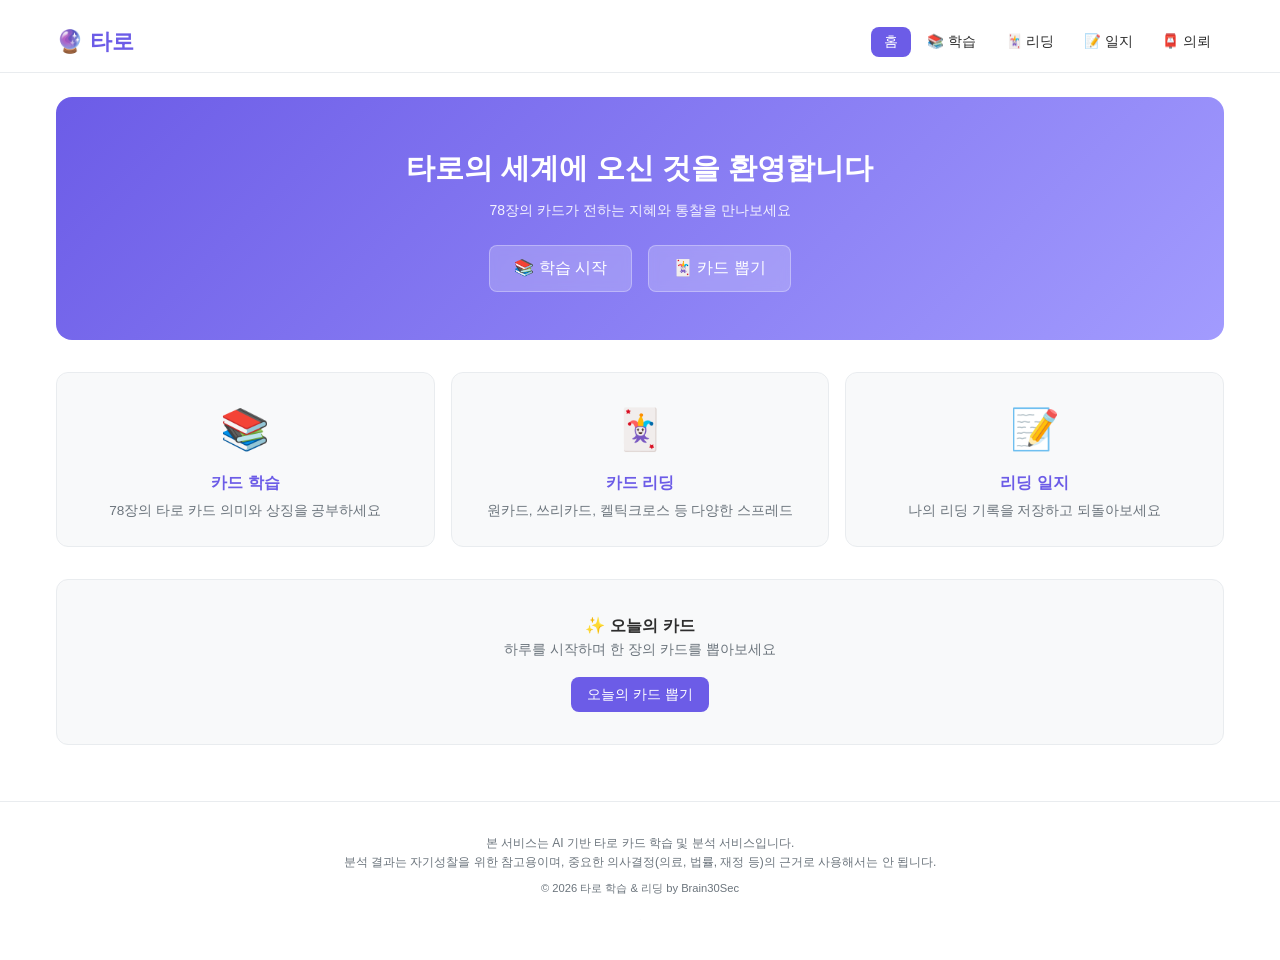
<file: index.html>
<!DOCTYPE html>
<html lang="ko">
<head>
  <meta charset="UTF-8">
  <meta name="viewport" content="width=device-width, initial-scale=1.0, maximum-scale=5.0, user-scalable=no, viewport-fit=cover">
  
  <!-- iOS -->
  <meta name="apple-mobile-web-app-capable" content="yes">
  <meta name="apple-mobile-web-app-status-bar-style" content="black-translucent">
  <meta name="apple-mobile-web-app-title" content="타로">
  <meta name="format-detection" content="telephone=no">
  <link rel="apple-touch-icon" href="images/icon-192.png">
  
  <!-- Android / Chrome -->
  <meta name="theme-color" content="#1a1a2e">
  <meta name="mobile-web-app-capable" content="yes">
  <meta name="application-name" content="타로">
  
  <!-- 공통 -->
  <meta name="description" content="타로 카드 학습과 리딩을 위한 웹앱 - 78장의 카드가 전하는 지혜와 통찰">
  <link rel="manifest" href="manifest.json">
  <link rel="icon" type="image/png" sizes="192x192" href="images/icon-192.png">
  <link rel="icon" type="image/png" sizes="512x512" href="images/icon-512.png">
  
  <title>타로 - 학습 & 리딩</title>
  <link rel="stylesheet" href="css/style.css">
</head>
<body>
  <!-- 헤더 -->
  <header id="app-header">
    <div class="header-inner">
      <h1 class="logo" onclick="navigateTo('home')">🔮 타로</h1>
      <nav id="main-nav">
        <button class="nav-btn active" data-page="home">홈</button>
        <button class="nav-btn" data-page="study">📚 학습</button>
        <button class="nav-btn" data-page="reading">🃏 리딩</button>
        <button class="nav-btn" data-page="journal">📝 일지</button>
        <button class="nav-btn" data-page="request">📮 의뢰</button>
      </nav>
    </div>
  </header>

  <!-- 메인 컨텐츠 -->
  <main id="app-main">

    <!-- 홈 -->
    <section id="page-home" class="page active">
      <div class="hero">
        <div class="hero-content">
          <h2>타로의 세계에 오신 것을 환영합니다</h2>
          <p>78장의 카드가 전하는 지혜와 통찰을 만나보세요</p>
          <div class="hero-buttons">
            <button class="btn btn-primary btn-lg" onclick="navigateTo('study')">📚 학습 시작</button>
            <button class="btn btn-secondary btn-lg" onclick="navigateTo('reading')">🃏 카드 뽑기</button>
          </div>
        </div>
      </div>
      <div class="home-features">
        <div class="feature-card" onclick="navigateTo('study')">
          <span class="feature-icon">📚</span>
          <h3>카드 학습</h3>
          <p>78장의 타로 카드 의미와 상징을 공부하세요</p>
        </div>
        <div class="feature-card" onclick="navigateTo('reading')">
          <span class="feature-icon">🃏</span>
          <h3>카드 리딩</h3>
          <p>원카드, 쓰리카드, 켈틱크로스 등 다양한 스프레드</p>
        </div>
        <div class="feature-card" onclick="navigateTo('journal')">
          <span class="feature-icon">📝</span>
          <h3>리딩 일지</h3>
          <p>나의 리딩 기록을 저장하고 되돌아보세요</p>
        </div>
      </div>
      <div class="daily-card-section">
        <h3>✨ 오늘의 카드</h3>
        <p class="daily-card-desc">하루를 시작하며 한 장의 카드를 뽑아보세요</p>
        <button class="btn btn-primary" onclick="drawDailyCard()">오늘의 카드 뽑기</button>
        <div id="daily-card-result" class="hidden"></div>
      </div>
    </section>

    <!-- 학습 -->
    <section id="page-study" class="page">
      <div class="page-header">
        <h2>📚 카드 학습</h2>
        <div class="study-progress">
          <span id="study-progress-text">학습 진도: 0 / 78</span>
          <div class="progress-bar">
            <div class="progress-fill" id="study-progress-bar"></div>
          </div>
        </div>
      </div>
      <div class="study-tabs">
        <button class="tab-btn active" data-category="major">메이저 아르카나 (22)</button>
        <button class="tab-btn" data-category="wands">완드 (14)</button>
        <button class="tab-btn" data-category="cups">컵 (14)</button>
        <button class="tab-btn" data-category="swords">소드 (14)</button>
        <button class="tab-btn" data-category="pentacles">펜타클 (14)</button>
      </div>
      <div class="study-search">
        <input type="text" id="card-search" placeholder="카드 이름으로 검색..." oninput="filterCards()">
        <label class="checkbox-label">
          <input type="checkbox" id="show-bookmarked" onchange="filterCards()"> ⭐ 북마크만
        </label>
      </div>
      <div id="card-grid" class="card-grid"></div>
      <div id="card-detail-modal" class="modal hidden">
        <div class="modal-overlay" onclick="closeCardDetail()"></div>
        <div class="modal-content card-detail-content">
          <button class="modal-close" onclick="closeCardDetail()">✕</button>
          <div id="card-detail-body"></div>
        </div>
      </div>
    </section>

    <!-- 리딩 -->
    <section id="page-reading" class="page">
      <div class="page-header">
        <h2>🃏 카드 리딩</h2>
      </div>

      <!-- 스프레드 선택 -->
      <div id="spread-selection" class="spread-grid">
        <div class="spread-card" onclick="startReading('one-card')">
          <span class="spread-icon">🎴</span>
          <h3>원카드</h3>
          <p>한 장으로 핵심 메시지를 받아보세요</p>
        </div>
        <div class="spread-card" onclick="showThreeCardOptions()">
          <span class="spread-icon">🃏</span>
          <h3>쓰리카드</h3>
          <p>세 장으로 깊은 통찰을 얻으세요</p>
        </div>
        <div class="spread-card" onclick="startReading('celtic-cross')">
          <span class="spread-icon">✝️</span>
          <h3>켈틱크로스</h3>
          <p>10장으로 상황을 다각도로 분석합니다</p>
        </div>
        <div class="spread-card" onclick="startReading('spirit-tarot')">
          <span class="spread-icon">🔮</span>
          <h3>영타로</h3>
          <p>직관과 영감으로 카드를 만나보세요</p>
        </div>
      </div>

      <!-- 쓰리카드 옵션 -->
      <div id="three-card-options" class="hidden">
        <h3>쓰리카드 스프레드 선택</h3>
        <div class="spread-grid">
          <div class="spread-card small" onclick="startReading('three-past-present-future')">
            <h4>과거 - 현재 - 미래</h4>
            <p>시간의 흐름 속 답을 찾아보세요</p>
          </div>
          <div class="spread-card small" onclick="startReading('three-situation-obstacle-advice')">
            <h4>상황 - 장애물 - 조언</h4>
            <p>문제를 분석하고 해결책을 찾으세요</p>
          </div>
          <div class="spread-card small" onclick="startReading('three-mind-action-result')">
            <h4>마음 - 행동 - 결과</h4>
            <p>내면과 행동의 연결을 살펴보세요</p>
          </div>
        </div>
        <button class="btn btn-secondary" onclick="backToSpreadSelection()">← 뒤로</button>
      </div>

      <!-- 질문 입력 -->
      <div id="question-input-section" class="hidden">
        <h3 id="selected-spread-name"></h3>

        <!-- 켈틱크로스 안내 박스 -->
        <div id="celtic-guide-in-question" class="celtic-guide-box hidden">
          <h4>✝️ 켈틱크로스 안내</h4>
          <p>켈틱크로스는 가장 전통적이고 포괄적인 10장 스프레드입니다.</p>
          <div class="celtic-positions-guide">
            <div class="celtic-guide-group">
              <strong>🔹 십자 영역 (핵심)</strong>
              <ul>
                <li>① 현재 상황 — 질문의 핵심</li>
                <li>② 도전/장애 — 극복할 과제</li>
                <li>③ 의식/목표 — 의식적으로 원하는 것</li>
                <li>④ 무의식/기반 — 숨겨진 감정</li>
                <li>⑤ 과거 — 영향을 미치는 과거</li>
                <li>⑥ 가까운 미래 — 다가올 에너지</li>
              </ul>
            </div>
            <div class="celtic-guide-group">
              <strong>🔹 기둥 영역 (전개)</strong>
              <ul>
                <li>⑦ 자신의 태도 — 내면 자세</li>
                <li>⑧ 주변 환경 — 외부 영향</li>
                <li>⑨ 희망과 두려움 — 기대와 불안</li>
                <li>⑩ 최종 결과 — 현재 흐름의 귀결</li>
              </ul>
            </div>
          </div>
          <p class="celtic-guide-tip">💡 10장의 카드를 순서대로 한 장씩 선택합니다. 각 포지션이 안내됩니다.</p>
        </div>

        <div class="question-form">
          <label>질문 또는 알고 싶은 내용을 입력하세요 (선택사항)</label>
          <textarea id="reading-question" rows="3" placeholder="예: 올해 나의 커리어는 어떻게 될까요?"></textarea>
          <button class="btn btn-primary btn-lg" onclick="beginCardDraw()">카드 뽑기 시작 →</button>
          <button class="btn btn-secondary" onclick="backToSpreadSelection()">← 뒤로</button>
        </div>
      </div>

      <!-- 카드 뽑기 영역 -->
      <div id="card-draw-area" class="hidden">
        <div class="draw-instruction">
          <p id="draw-instruction-text"></p>
          <span id="draw-count"></span>
        </div>
        <div id="card-deck" class="card-deck"></div>
        <div id="selected-cards-area" class="selected-cards-area"></div>
      </div>

      <!-- 영타로 영역 -->
      <div id="spirit-tarot-area" class="hidden">
        <div class="spirit-intro">
          <h3>🔮 영타로 리딩</h3>
          <p>마음을 고요히 하고, 질문에 집중하세요</p>
          <div class="spirit-guide-box">
            <h4>📖 영타로란?</h4>
            <p>영타로(Spirit Tarot)는 일반적인 타로 리딩과 달리, <strong>명상과 직관</strong>에 기반한 특별한 리딩 방식입니다.</p>
            <ul>
              <li>🧘 <strong>명상 단계:</strong> 15초간 마음을 고요히 하고 질문에 집중합니다</li>
              <li>🔀 <strong>셔플 단계:</strong> 카드가 영적으로 섞이며, 에너지가 교류됩니다</li>
              <li>✨ <strong>선택 단계:</strong> "느낌이 올 때" 직관적으로 카드를 선택합니다</li>
              <li>🌟 <strong>점프카드:</strong> 간혹 카드가 스스로 튀어나옵니다 — 이것은 우주가 보내는 특별한 메시지입니다</li>
            </ul>
            <p><em>머리로 생각하지 말고, 마음으로 느끼세요. 끌리는 순간이 바로 당신의 카드를 만나는 순간입니다.</em></p>
          </div>
        </div>
        <div class="spirit-timer" id="spirit-timer">
          <div class="timer-circle">
            <span id="timer-count">15</span>
          </div>
          <p>명상 중... 마음을 비워주세요</p>
        </div>
        <div id="spirit-shuffle" class="hidden">
                    <p class="spirit-instruction">카드가 섞이고 있습니다...<br><strong>"느낌이 올 때"</strong> 아래 버튼을 누르세요</p>
          <div class="shuffle-animation" id="shuffle-animation">
            <div class="shuffle-cards">
              <div class="shuffle-card s1"></div>
              <div class="shuffle-card s2"></div>
              <div class="shuffle-card s3"></div>
              <div class="shuffle-card s4"></div>
              <div class="shuffle-card s5"></div>
            </div>
          </div>
          <button class="btn btn-primary btn-lg spirit-draw-btn" onclick="spiritDrawCard()">
            ✨ 이 카드를 선택합니다 ✨
          </button>
          <div id="spirit-selected-cards" class="selected-cards-area"></div>
          <p id="spirit-jump-card" class="hidden jump-card-notice">
            🌟 점프카드가 감지되었습니다! 우주가 특별한 메시지를 보내고 있습니다.
          </p>
        </div>
      </div>

      <!-- 리딩 결과 -->
      <div id="reading-result" class="hidden">
        <h3>리딩 결과</h3>
        <div id="result-cards" class="result-cards"></div>
        <div id="result-guide" class="result-guide"></div>
        
        <!-- ★ AI 분석 섹션 (무료 1회/일 + 관리자 무제한) -->
        <div id="ai-analysis-section" class="ai-analysis-section">
          <button class="btn btn-primary btn-lg" onclick="handleAIAnalysisClick()">
            🔮 AI 전문가 분석 받기
          </button>
          <p class="ai-section-desc">
            AI가 타로 전통 해석을 바탕으로 분석합니다
            <span id="ai-free-remaining" class="ai-free-count"></span>
          </p>
        </div>
        
        <div class="result-actions">
          <button class="btn btn-primary" onclick="saveToJournal()">📝 일지에 저장</button>
          <button class="btn btn-secondary" onclick="backToSpreadSelection()">다시 뽑기</button>
        </div>
      </div>
    </section>

    <!-- 일지 -->
    <section id="page-journal" class="page">
      <div class="page-header">
        <h2>📝 리딩 일지</h2>
        <div class="journal-actions">
          <button class="btn btn-secondary btn-sm" onclick="exportJournal()">내보내기</button>
        </div>
      </div>
      <div id="journal-list" class="journal-list">
        <p class="empty-message">아직 저장된 리딩 일지가 없습니다.<br>카드 리딩 후 일지에 저장해 보세요! 📝</p>
      </div>
    </section>

    <!-- ★ 의뢰 (C안: 카드 유무에 따라 분기) -->
    <!-- ★ 의뢰 (서비스 준비 중) -->
<section id="page-request" class="page">
  <div class="page-header">
    <h2>📮 전문 상담 의뢰</h2>
  </div>
  <div class="request-content">
    <div class="ai-limit-notice">
      <div class="ai-limit-icon">💎</div>
      <h4>전문 상담 의뢰 서비스는 유료 서비스로 제공 예정입니다</h4>
      <p>전문가 감수 AI 분석을 포함한<br>프리미엄 상담 서비스를 준비하고 있습니다.</p>
      <p style="font-size:0.85rem; color:var(--text-light); margin-top:0.5rem;">오픈 시 공지하겠습니다. 감사합니다 🙏</p>
      <button class="btn btn-primary" onclick="navigateTo('reading')" style="margin-top:1rem;">
        🃏 무료 카드 리딩하러 가기
      </button>
    </div>
  </div>
</section>

  </main>

  <!-- AI 분석 모달 (관리자 전용) -->
  <div id="ai-analysis-modal" class="modal hidden">
    <div class="modal-overlay" onclick="closeAIAnalysisModal()"></div>
    <div class="modal-content ai-modal-content">
      <button class="modal-close" onclick="closeAIAnalysisModal()">✕</button>
      <h3>🤖 AI 전문가 분석 (관리자)</h3>
      
      <!-- STEP 1: 비밀번호 입력 -->
      <div id="ai-step-password" class="ai-step">
        <div class="form-group">
          <label>관리자 비밀번호</label>
          <input type="password" id="ai-modal-password" placeholder="비밀번호 입력" 
                 onkeypress="if(event.key==='Enter') verifyAIPassword()">
        </div>
        <button class="btn btn-primary" onclick="verifyAIPassword()">확인</button>
        <p id="ai-password-error" class="error-text hidden"></p>
      </div>
      
      <!-- STEP 2: 프롬프트 미리보기 & 수정 -->
      <div id="ai-step-prompt" class="ai-step hidden">
        <div class="form-group">
          <label>📋 AI에게 보낼 프롬프트 (수정 가능)</label>
          <textarea id="ai-prompt-preview" rows="15" class="prompt-textarea"></textarea>
        </div>
        <div class="ai-prompt-actions">
          <button class="btn btn-secondary" onclick="copyAIPrompt()">📋 프롬프트 복사</button>
          <button class="btn btn-primary btn-lg" onclick="executeAIAnalysis()">🔮 분석 진행</button>
        </div>
      </div>
      
      <!-- STEP 3: 결과 -->
      <div id="ai-step-result" class="ai-step hidden">
        <div id="ai-modal-result" class="ai-result-content"></div>
        <div class="ai-prompt-actions" style="margin-top:1rem;">
          <button class="btn btn-secondary" onclick="copyAIModalResult()">📋 결과 복사</button>
          <button class="btn btn-secondary" onclick="closeAIAnalysisModal()">닫기</button>
        </div>
      </div>
    </div>
  </div>

  <!-- 푸터 -->
  <footer id="app-footer">
    <p class="disclaimer">
      본 서비스는 AI 기반 타로 카드 학습 및 분석 서비스입니다.<br>
      분석 결과는 자기성찰을 위한 참고용이며, 중요한 의사결정(의료, 법률, 재정 등)의 근거로 사용해서는 안 됩니다.
    </p>
    <p class="copyright">© 2026 타로 학습 & 리딩 by Brain30Sec</p>
    <!-- 관리자 링크 (숨김) -->
    <p class="admin-hidden-link">
      <a href="admin.html" title="관리">·</a>
    </p>
  </footer>

  <div id="toast-container"></div>

  <script src="js/cards.js"></script>
  <script src="js/app.js"></script>
  <script src="js/study.js"></script>
  <script src="js/reading.js"></script>
  <script src="js/spirit-tarot.js"></script>
  <script src="js/journal.js"></script>
  <script src="js/gemini.js"></script>

  <!-- ★ 페이지 로드 시 무료 AI 남은 횟수 표시 -->
  <script>
    document.addEventListener('DOMContentLoaded', function() {
      updateFreeAICount();
    });

    function updateFreeAICount() {
      var el = document.getElementById('ai-free-remaining');
      if (!el) return;
      var today = new Date().toDateString();
      var saved = localStorage.getItem('tarot-ai-usage');
      var count = 0;
      if (saved) {
        var data = JSON.parse(saved);
        if (data.date === today) count = data.count || 0;
      }
      var remaining = Math.max(0, 1 - count);
      if (remaining > 0) {
        el.textContent = '(무료 ' + remaining + '회 남음)';
        el.className = 'ai-free-count available';
      } else {
        el.textContent = '(오늘 무료 분석 소진)';
        el.className = 'ai-free-count exhausted';
      }
    }
  </script>
</body>
</html>
</file>
<file: css/style.css>
/* ============================================
   기본 테마 변수 (default.css에서 통합)
   ============================================ */
:root {
  --bg-color: #FFFFFF;
  --card-bg: #F8F9FA;
  --header-bg: rgba(255,255,255,0.95);
  --text-color: #2D2D2D;
  --text-light: #6c757d;
  --primary-color: #6C5CE7;
  --primary-hover: #5A4BD1;
  --sub-color: #A29BFE;
  --border-color: #E9ECEF;
  --hover-bg: #F1F3F5;
  --shadow-color: rgba(108, 92, 231, 0.1);
  --font-family: '맑은 고딕', 'Malgun Gothic', sans-serif;
  --font-size: 14px;
}

/* ============================================
   타로 앱 - 메인 스타일시트
   v1.0.2 - iOS + Android 최적화
   ============================================ */

/* ---- Reset & Base ---- */
*, *::before, *::after {
  box-sizing: border-box;
  margin: 0;
  padding: 0;
}

html {
  scroll-behavior: smooth;
  /* Android Chrome 주소창 숨김 대응 */
  height: -webkit-fill-available;
}

body {
  font-family:
    /* iOS */
    -apple-system, BlinkMacSystemFont, 'Apple SD Gothic Neo',
    /* Android */
    'Roboto', 'Noto Sans KR',
    /* Windows */
    'Malgun Gothic', '맑은 고딕',
    /* 폴백 */
    'Segoe UI', sans-serif;
  font-size: var(--font-size, 14px);
  line-height: 1.6;
  color: var(--text-color);
  background-color: var(--bg-color);
  min-height: 100vh;
  min-height: -webkit-fill-available;
  display: flex;
  flex-direction: column;
  /* Android 오버스크롤 색상 */
  overscroll-behavior-y: contain;
}

/* ---- 터치 최적화 (iOS + Android) ---- */
* {
  -webkit-tap-highlight-color: transparent;
  /* Android 터치 리플 투명화 */
  -webkit-touch-callout: none;
}

a, button, .btn {
  -webkit-tap-highlight-color: rgba(108, 92, 231, 0.15);
  /* Android 터치 피드백 */
  touch-action: manipulation;
}

/* 텍스트 선택 방지 (카드/버튼 영역) */
.deck-card,
.card-thumb,
.feature-card,
.spread-card,
.nav-btn,
.tab-btn {
  -webkit-user-select: none;
  -moz-user-select: none;
  -ms-user-select: none;
  user-select: none;
}

/* ---- Header ---- */
#app-header {
  background: var(--header-bg);
  border-bottom: 1px solid var(--border-color);
  position: sticky;
  top: 0;
  z-index: 100;
  backdrop-filter: blur(10px);
  -webkit-backdrop-filter: blur(10px);
}

.header-inner {
  max-width: 1200px;
  margin: 0 auto;
  padding: 0.75rem 1rem;
  display: flex;
  align-items: center;
  justify-content: space-between;
  flex-wrap: wrap;
  gap: 0.5rem;
}

.logo {
  font-size: 1.4rem;
  cursor: pointer;
  color: var(--primary-color);
  white-space: nowrap;
}

#main-nav {
  display: flex;
  gap: 0.25rem;
  flex-wrap: wrap;
}

.nav-btn {
  padding: 0.4rem 0.8rem;
  border: none;
  background: transparent;
  color: var(--text-color);
  cursor: pointer;
  border-radius: 8px;
  font-size: 0.85rem;
  transition: all 0.2s;
  white-space: nowrap;
}

.nav-btn:hover {
  background: var(--hover-bg);
}

.nav-btn.active {
  background: var(--primary-color);
  color: #fff;
}

.header-actions {
  display: flex;
  gap: 0.5rem;
  align-items: center;
}

/* ---- Main ---- */
#app-main {
  flex: 1;
  max-width: 1200px;
  margin: 0 auto;
  padding: 1.5rem 1rem;
  width: 100%;
}

.page {
  display: none;
}

.page.active {
  display: block;
  animation: fadeIn 0.3s ease;
}

@keyframes fadeIn {
  from { opacity: 0; transform: translateY(10px); }
  to { opacity: 1; transform: translateY(0); }
}

/* ---- Buttons ---- */
.btn {
  display: inline-flex;
  align-items: center;
  justify-content: center;
  gap: 0.4rem;
  padding: 0.5rem 1rem;
  border: none;
  border-radius: 8px;
  cursor: pointer;
  font-size: 0.9rem;
  font-weight: 500;
  transition: all 0.2s;
  text-decoration: none;
  white-space: nowrap;
}

.btn-primary {
  background: var(--primary-color);
  color: #fff;
}

.btn-primary:hover {
  background: var(--primary-hover);
  transform: translateY(-1px);
  box-shadow: 0 4px 12px var(--shadow-color);
}

.btn-secondary {
  background: var(--card-bg);
  color: var(--text-color);
  border: 1px solid var(--border-color);
}

.btn-secondary:hover {
  background: var(--hover-bg);
}

.btn-sm {
  padding: 0.3rem 0.6rem;
  font-size: 0.8rem;
}

.btn-lg {
  padding: 0.75rem 1.5rem;
  font-size: 1rem;
}

/* ---- Hero ---- */
.hero {
  text-align: center;
  padding: 3rem 1rem;
  background: linear-gradient(135deg, var(--primary-color) 0%, var(--sub-color) 100%);
  border-radius: 16px;
  color: #fff;
  margin-bottom: 2rem;
}

.hero h2 {
  font-size: 1.8rem;
  margin-bottom: 0.5rem;
}

.hero p {
  opacity: 0.9;
  margin-bottom: 1.5rem;
}

.hero-buttons {
  display: flex;
  gap: 1rem;
  justify-content: center;
  flex-wrap: wrap;
}

.hero-buttons .btn {
  background: rgba(255,255,255,0.2);
  backdrop-filter: blur(5px);
  -webkit-backdrop-filter: blur(5px);
  border: 1px solid rgba(255,255,255,0.3);
  color: #fff;
}

.hero-buttons .btn:hover {
  background: rgba(255,255,255,0.35);
}

/* ---- Home Features ---- */
.home-features {
  display: grid;
  grid-template-columns: repeat(auto-fit, minmax(220px, 1fr));
  gap: 1rem;
  margin-bottom: 2rem;
}

.feature-card {
  background: var(--card-bg);
  border: 1px solid var(--border-color);
  border-radius: 12px;
  padding: 1.5rem;
  text-align: center;
  cursor: pointer;
  transition: all 0.2s;
}

.feature-card:hover {
  transform: translateY(-4px);
  box-shadow: 0 8px 24px var(--shadow-color);
  border-color: var(--primary-color);
}

/* Android: active 상태 피드백 */
.feature-card:active,
.spread-card:active,
.card-thumb:active {
  transform: scale(0.97);
  opacity: 0.9;
}

.feature-icon {
  font-size: 2.5rem;
  display: block;
  margin-bottom: 0.5rem;
}

.feature-card h3 {
  margin-bottom: 0.3rem;
  color: var(--primary-color);
}

.feature-card p {
  font-size: 0.85rem;
  color: var(--text-light);
}

/* ---- Daily Card ---- */
.daily-card-section {
  text-align: center;
  background: var(--card-bg);
  border: 1px solid var(--border-color);
  border-radius: 12px;
  padding: 2rem;
}

.daily-card-desc {
  color: var(--text-light);
  margin-bottom: 1rem;
}

/* ---- Page Headers ---- */
.page-header {
  display: flex;
  justify-content: space-between;
  align-items: center;
  margin-bottom: 1.5rem;
  flex-wrap: wrap;
  gap: 0.5rem;
}

.page-header h2 {
  color: var(--primary-color);
}

/* ---- Study ---- */
.study-tabs {
  display: flex;
  gap: 0.25rem;
  margin-bottom: 1rem;
  flex-wrap: wrap;
}

.tab-btn {
  padding: 0.5rem 1rem;
  border: 1px solid var(--border-color);
  background: var(--card-bg);
  color: var(--text-color);
  border-radius: 8px;
  cursor: pointer;
  font-size: 0.85rem;
  transition: all 0.2s;
}

.tab-btn:hover {
  border-color: var(--primary-color);
}

.tab-btn.active {
  background: var(--primary-color);
  color: #fff;
  border-color: var(--primary-color);
}

.study-search {
  display: flex;
  gap: 1rem;
  align-items: center;
  margin-bottom: 1rem;
  flex-wrap: wrap;
}

.study-search input[type="text"] {
  flex: 1;
  min-width: 200px;
  padding: 0.5rem 0.75rem;
  border: 1px solid var(--border-color);
  border-radius: 8px;
  background: var(--card-bg);
  color: var(--text-color);
  font-size: 0.9rem;
}

.checkbox-label {
  display: flex;
  align-items: center;
  gap: 0.3rem;
  font-size: 0.85rem;
  cursor: pointer;
  white-space: nowrap;
}

.study-progress {
  text-align: right;
}

#study-progress-text {
  font-size: 0.8rem;
  color: var(--text-light);
}

.progress-bar {
  width: 150px;
  height: 6px;
  background: var(--border-color);
  border-radius: 3px;
  overflow: hidden;
  margin-top: 0.25rem;
}

.progress-fill {
  height: 100%;
  background: var(--primary-color);
  border-radius: 3px;
  transition: width 0.3s;
}

/* ---- Card Grid ---- */
.card-grid {
  display: grid;
  grid-template-columns: repeat(auto-fill, minmax(140px, 1fr));
  gap: 0.75rem;
}

.card-thumb {
  background: var(--card-bg);
  border: 1px solid var(--border-color);
  border-radius: 10px;
  padding: 0.5rem;
  text-align: center;
  cursor: pointer;
  transition: all 0.2s;
  position: relative;
}

.card-thumb:hover {
  transform: translateY(-3px);
  box-shadow: 0 6px 16px var(--shadow-color);
  border-color: var(--primary-color);
}

.card-thumb.studied {
  border-color: var(--primary-color);
}

.card-thumb.studied::after {
  content: '✅';
  position: absolute;
  top: 4px;
  right: 4px;
  font-size: 0.7rem;
}

.card-thumb-img {
  width: 100%;
  aspect-ratio: 2/3;
  object-fit: cover;
  border-radius: 6px;
  background: var(--hover-bg);
}

.card-thumb-name {
  margin-top: 0.4rem;
  font-size: 0.75rem;
  font-weight: 500;
  line-height: 1.3;
}

.card-thumb-name-en {
  font-size: 0.65rem;
  color: var(--text-light);
}

/* ---- Card Detail Modal ---- */
.modal {
  position: fixed;
  top: 0; left: 0;
  width: 100%; height: 100%;
  z-index: 200;
  display: flex;
  align-items: center;
  justify-content: center;
  padding: 1rem;
}

.modal.hidden {
  display: none;
}

.modal-overlay {
  position: absolute;
  top: 0; left: 0;
  width: 100%; height: 100%;
  background: rgba(0,0,0,0.5);
}

.modal-content {
  position: relative;
  background: var(--bg-color);
  border-radius: 16px;
  max-width: 600px;
  width: 100%;
  max-height: 85vh;
  overflow-y: auto;
  padding: 2rem;
  box-shadow: 0 20px 60px rgba(0,0,0,0.3);
  /* iOS/Android 스크롤 부드럽게 */
  -webkit-overflow-scrolling: touch;
  overscroll-behavior: contain;
}

.modal-close {
  position: absolute;
  top: 1rem;
  right: 1rem;
  background: none;
  border: none;
  font-size: 1.5rem;
  cursor: pointer;
  color: var(--text-light);
  z-index: 1;
}

.card-detail-header {
  display: flex;
  gap: 1.5rem;
  margin-bottom: 1.5rem;
  flex-wrap: wrap;
}

.card-detail-img {
  width: 150px;
  border-radius: 10px;
  box-shadow: 0 4px 12px var(--shadow-color);
}

.card-detail-info h3 {
  color: var(--primary-color);
  margin-bottom: 0.25rem;
}

.card-detail-info .card-name-en {
  color: var(--text-light);
  font-size: 0.85rem;
  margin-bottom: 0.75rem;
}

.card-detail-badges {
  display: flex;
  gap: 0.3rem;
  flex-wrap: wrap;
  margin-bottom: 0.5rem;
}

.badge {
  display: inline-block;
  padding: 0.2rem 0.6rem;
  border-radius: 12px;
  font-size: 0.75rem;
  background: var(--hover-bg);
  color: var(--text-light);
}

.badge.major { background: rgba(108,92,231,0.15); color: var(--primary-color); }
.badge.minor { background: rgba(162,155,254,0.15); color: var(--sub-color); }

.meaning-section {
  margin-bottom: 1rem;
}

.meaning-section h4 {
  margin-bottom: 0.3rem;
  display: flex;
  align-items: center;
  gap: 0.3rem;
}

.keywords {
  display: flex;
  flex-wrap: wrap;
  gap: 0.3rem;
  margin-bottom: 0.5rem;
}

.keyword {
  background: var(--hover-bg);
  padding: 0.2rem 0.5rem;
  border-radius: 6px;
  font-size: 0.8rem;
}

.keyword.upright { background: rgba(0,184,148,0.1); color: #00b894; }
.keyword.reversed { background: rgba(214,48,49,0.1); color: #d63031; }

.card-detail-actions {
  display: flex;
  gap: 0.5rem;
  margin-top: 1rem;
  flex-wrap: wrap;
}

.card-memo {
  width: 100%;
  margin-top: 1rem;
}

.card-memo textarea {
  width: 100%;
  padding: 0.5rem;
  border: 1px solid var(--border-color);
  border-radius: 8px;
  background: var(--card-bg);
  color: var(--text-color);
  font-size: 0.85rem;
  resize: vertical;
  min-height: 60px;
}

/* ---- Reading/Spread ---- */
.spread-grid {
  display: grid;
  grid-template-columns: repeat(auto-fit, minmax(220px, 1fr));
  gap: 1rem;
}

.spread-card {
  background: var(--card-bg);
  border: 2px solid var(--border-color);
  border-radius: 12px;
  padding: 2rem 1.5rem;
  text-align: center;
  cursor: pointer;
  transition: all 0.2s;
}

.spread-card:hover {
  border-color: var(--primary-color);
  transform: translateY(-4px);
  box-shadow: 0 8px 24px var(--shadow-color);
}

.spread-card.small {
  padding: 1.25rem 1rem;
}

.spread-icon {
  font-size: 3rem;
  display: block;
  margin-bottom: 0.5rem;
}

.spread-card h3, .spread-card h4 {
  margin-bottom: 0.3rem;
  color: var(--primary-color);
}

.spread-card p {
  font-size: 0.85rem;
  color: var(--text-light);
}

.question-form {
  max-width: 500px;
  margin: 0 auto;
}

.question-form label {
  display: block;
  margin-bottom: 0.5rem;
  font-size: 0.9rem;
  color: var(--text-light);
}

.question-form textarea {
  width: 100%;
  padding: 0.75rem;
  border: 1px solid var(--border-color);
  border-radius: 8px;
  background: var(--card-bg);
  color: var(--text-color);
  font-size: 0.9rem;
  margin-bottom: 1rem;
  resize: vertical;
}

/* ---- Card Deck (Drawing) ---- */
.draw-instruction {
  text-align: center;
  margin-bottom: 1rem;
}

.draw-instruction p {
  font-size: 1.1rem;
  color: var(--primary-color);
}

#draw-count {
  color: var(--text-light);
  font-size: 0.85rem;
}

.card-deck {
  display: flex;
  justify-content: center;
  flex-wrap: wrap;
  gap: 0.3rem;
  margin-bottom: 1.5rem;
  perspective: 1000px;
}

.deck-card {
  width: 60px;
  height: 90px;
  background: linear-gradient(135deg, var(--primary-color), var(--sub-color));
  border-radius: 6px;
  cursor: pointer;
  transition: all 0.3s;
  position: relative;
  transform-style: preserve-3d;
  /* GPU 가속 */
  -webkit-transform: translateZ(0);
  transform: translateZ(0);
  -webkit-backface-visibility: hidden;
  backface-visibility: hidden;
}

.deck-card::after {
  content: '✦';
  position: absolute;
  top: 50%; left: 50%;
  transform: translate(-50%, -50%);
  color: rgba(255,255,255,0.5);
  font-size: 1.2rem;
}

.deck-card:hover {
  transform: translateY(-10px) rotateY(5deg);
  box-shadow: 0 10px 20px var(--shadow-color);
}

.deck-card.selected {
  opacity: 0.3;
  pointer-events: none;
  transform: scale(0.9);
}

.selected-cards-area {
  display: flex;
  justify-content: center;
  gap: 1rem;
  flex-wrap: wrap;
  min-height: 100px;
}

.selected-card-slot {
  text-align: center;
  width: 120px;
}

.selected-card-slot .card-position-label {
  font-size: 0.8rem;
  color: var(--text-light);
  margin-bottom: 0.25rem;
}

.selected-card-slot img {
  width: 100px;
  border-radius: 8px;
  box-shadow: 0 4px 12px var(--shadow-color);
}

.selected-card-slot img.reversed {
  transform: rotate(180deg);
}

.selected-card-slot .card-name-label {
  font-size: 0.75rem;
  margin-top: 0.25rem;
  font-weight: 500;
}

.selected-card-slot .card-direction {
  font-size: 0.7rem;
  color: var(--text-light);
}

/* ---- Spirit Tarot ---- */
.spirit-intro {
  text-align: center;
  margin-bottom: 2rem;
}

.spirit-timer {
  text-align: center;
  margin-bottom: 2rem;
}

.timer-circle {
  width: 100px;
  height: 100px;
  border: 3px solid var(--primary-color);
  border-radius: 50%;
  display: flex;
  align-items: center;
  justify-content: center;
  margin: 0 auto 0.5rem;
  animation: pulse 2s infinite;
}

@keyframes pulse {
  0%, 100% { box-shadow: 0 0 0 0 rgba(108,92,231,0.3); }
  50% { box-shadow: 0 0 0 15px rgba(108,92,231,0); }
}

#timer-count {
  font-size: 2rem;
  font-weight: bold;
  color: var(--primary-color);
}

.spirit-instruction {
  text-align: center;
  font-size: 1.1rem;
  margin-bottom: 1.5rem;
  line-height: 1.8;
}

.shuffle-animation {
  height: 120px;
  display: flex;
  justify-content: center;
  align-items: center;
  margin-bottom: 1.5rem;
  position: relative;
}

.shuffle-cards {
  position: relative;
  width: 200px;
  height: 100px;
}

.shuffle-card {
  position: absolute;
  width: 60px;
  height: 90px;
  background: linear-gradient(135deg, var(--primary-color), var(--sub-color));
  border-radius: 6px;
  top: 50%;
  left: 50%;
  transform: translate(-50%, -50%);
  /* GPU 가속 */
  will-change: transform;
}

.shuffle-card::after {
  content: '✦';
  position: absolute;
  top: 50%; left: 50%;
  transform: translate(-50%, -50%);
  color: rgba(255,255,255,0.5);
  font-size: 1.2rem;
}

.shuffle-card.s1 { animation: shuffle1 1.5s infinite ease-in-out; }
.shuffle-card.s2 { animation: shuffle2 1.5s infinite ease-in-out 0.1s; }
.shuffle-card.s3 { animation: shuffle3 1.5s infinite ease-in-out 0.2s; }
.shuffle-card.s4 { animation: shuffle4 1.5s infinite ease-in-out 0.3s; }
.shuffle-card.s5 { animation: shuffle5 1.5s infinite ease-in-out 0.4s; }

@keyframes shuffle1 {
  0%, 100% { transform: translate(-50%, -50%) translateX(-40px) rotate(-5deg); }
  50% { transform: translate(-50%, -50%) translateX(40px) rotate(5deg); }
}
@keyframes shuffle2 {
  0%, 100% { transform: translate(-50%, -50%) translateX(30px) rotate(3deg); }
  50% { transform: translate(-50%, -50%) translateX(-30px) rotate(-3deg); }
}
@keyframes shuffle3 {
  0%, 100% { transform: translate(-50%, -50%) rotate(0deg); }
  50% { transform: translate(-50%, -50%) translateY(-10px) rotate(2deg); }
}
@keyframes shuffle4 {
  0%, 100% { transform: translate(-50%, -50%) translateX(20px) rotate(-2deg); }
  50% { transform: translate(-50%, -50%) translateX(-45px) rotate(4deg); }
}
@keyframes shuffle5 {
  0%, 100% { transform: translate(-50%, -50%) translateX(-25px) rotate(4deg); }
  50% { transform: translate(-50%, -50%) translateX(35px) rotate(-4deg); }
}

.spirit-draw-btn {
  display: block;
  margin: 0 auto 1.5rem;
  font-size: 1.1rem;
  animation: glow 2s infinite;
}

@keyframes glow {
  0%, 100% { box-shadow: 0 0 5px var(--primary-color); }
  50% { box-shadow: 0 0 20px var(--primary-color), 0 0 40px var(--sub-color); }
}

.jump-card-notice {
  text-align: center;
  padding: 1rem;
  background: rgba(253,203,110,0.15);
  border: 1px solid rgba(253,203,110,0.3);
  border-radius: 8px;
  color: #e17055;
  margin-top: 1rem;
}

/* ---- Reading Result ---- */
.result-cards {
  display: flex;
  justify-content: center;
  gap: 1.5rem;
  flex-wrap: wrap;
  margin-bottom: 1.5rem;
}

.result-card-item {
  text-align: center;
  max-width: 150px;
}

.result-card-item .position-label {
  font-size: 0.8rem;
  color: var(--primary-color);
  font-weight: 600;
  margin-bottom: 0.25rem;
}

.result-card-item img {
  width: 120px;
  border-radius: 8px;
  box-shadow: 0 4px 12px var(--shadow-color);
}

.result-card-item img.reversed {
  transform: rotate(180deg);
}

.result-card-item .result-card-name {
  font-size: 0.8rem;
  font-weight: 500;
  margin-top: 0.3rem;
}

.result-card-item .result-card-direction {
  font-size: 0.7rem;
  color: var(--text-light);
}

.result-guide {
  background: var(--card-bg);
  border: 1px solid var(--border-color);
  border-radius: 12px;
  padding: 1.5rem;
  margin-bottom: 1.5rem;
  line-height: 1.8;
}

.result-guide h4 {
  color: var(--primary-color);
  margin-bottom: 0.5rem;
}

.result-actions {
  display: flex;
  justify-content: center;
  gap: 1rem;
  flex-wrap: wrap;
}

/* ---- Journal ---- */
.journal-list {
  display: flex;
  flex-direction: column;
  gap: 0.75rem;
}

.journal-entry {
    background: var(--card-bg);
  border: 1px solid var(--border-color);
  border-radius: 12px;
  padding: 1.25rem;
  transition: all 0.2s;
  /* GPU 가속 */
  -webkit-transform: translateZ(0);
  transform: translateZ(0);
}

.journal-entry:hover {
  border-color: var(--primary-color);
}

.journal-date {
  font-size: 0.8rem;
  color: var(--text-light);
  margin-bottom: 0.3rem;
}

.journal-spread {
  font-size: 0.75rem;
  display: inline-block;
  padding: 0.15rem 0.5rem;
  background: rgba(108,92,231,0.1);
  color: var(--primary-color);
  border-radius: 6px;
  margin-bottom: 0.3rem;
}

.journal-question {
  font-weight: 500;
  margin-bottom: 0.5rem;
}

.journal-cards {
  display: flex;
  gap: 0.5rem;
  flex-wrap: wrap;
  margin-bottom: 0.5rem;
}

.journal-card-badge {
  background: var(--hover-bg);
  padding: 0.2rem 0.5rem;
  border-radius: 6px;
  font-size: 0.75rem;
}

.journal-memo {
  font-size: 0.85rem;
  color: var(--text-light);
  border-top: 1px solid var(--border-color);
  padding-top: 0.5rem;
  margin-top: 0.5rem;
}

.journal-actions {
  display: flex;
  gap: 0.5rem;
  margin-top: 0.75rem;
}

.empty-message {
  text-align: center;
  color: var(--text-light);
  padding: 3rem 1rem;
  font-size: 0.9rem;
  line-height: 1.8;
}

/* ---- Request ---- */
.request-content {
  max-width: 600px;
  margin: 0 auto;
}

.request-info {
  background: var(--card-bg);
  border: 1px solid var(--border-color);
  border-radius: 12px;
  padding: 2rem;
  text-align: center;
  margin-bottom: 2rem;
}

.request-info h3 {
  color: var(--primary-color);
  margin-bottom: 0.5rem;
}

.request-features {
  list-style: none;
  text-align: left;
  display: inline-block;
  margin-top: 1rem;
}

.request-features li {
  margin-bottom: 0.3rem;
  font-size: 0.9rem;
}

.request-form {
  background: var(--card-bg);
  border: 1px solid var(--border-color);
  border-radius: 12px;
  padding: 2rem;
}

.form-group {
  margin-bottom: 1rem;
}

.form-group label {
  display: block;
  margin-bottom: 0.3rem;
  font-size: 0.85rem;
  font-weight: 500;
}

.form-group input,
.form-group textarea,
.form-group select {
  width: 100%;
  padding: 0.6rem 0.75rem;
  border: 1px solid var(--border-color);
  border-radius: 8px;
  background: var(--bg-color);
  color: var(--text-color);
  font-size: 0.9rem;
  /* Android: 포커스 시 아웃라인 색상 */
  outline-color: var(--primary-color);
}

.form-group input:focus,
.form-group textarea:focus,
.form-group select:focus {
  border-color: var(--primary-color);
  box-shadow: 0 0 0 2px rgba(108, 92, 231, 0.15);
}

.form-group textarea {
  resize: vertical;
}

.form-group select {
  cursor: pointer;
  /* Android select 스타일 통일 */
  -webkit-appearance: none;
  -moz-appearance: none;
  appearance: none;
  background-image: url("data:image/svg+xml,%3Csvg xmlns='http://www.w3.org/2000/svg' width='12' height='12' viewBox='0 0 12 12'%3E%3Cpath fill='%23666' d='M6 8L1 3h10z'/%3E%3C/svg%3E");
  background-repeat: no-repeat;
  background-position: right 0.75rem center;
  padding-right: 2rem;
}

.error-text {
  color: #d63031;
  font-size: 0.85rem;
  margin-top: 0.5rem;
}

/* ---- Admin ---- */
.admin-login-box {
  max-width: 400px;
  margin: 3rem auto;
  text-align: center;
  background: var(--card-bg);
  border: 1px solid var(--border-color);
  border-radius: 16px;
  padding: 3rem 2rem;
}

.admin-login-box h2 {
  margin-bottom: 1.5rem;
  color: var(--primary-color);
}

.admin-tabs {
  display: flex;
  gap: 0.25rem;
  margin-bottom: 1.5rem;
  flex-wrap: wrap;
}

.admin-tab-content {
  display: none;
}

.admin-tab-content.active {
  display: block;
  animation: fadeIn 0.3s ease;
}

.ai-card-selector {
  display: flex;
  flex-wrap: wrap;
  gap: 0.3rem;
  max-height: 200px;
  overflow-y: auto;
  border: 1px solid var(--border-color);
  border-radius: 8px;
  padding: 0.5rem;
  margin-bottom: 0.5rem;
  -webkit-overflow-scrolling: touch;
}

.ai-card-option {
  padding: 0.25rem 0.5rem;
  border: 1px solid var(--border-color);
  border-radius: 6px;
  font-size: 0.75rem;
  cursor: pointer;
  transition: all 0.2s;
  white-space: nowrap;
}

.ai-card-option:hover {
  border-color: var(--primary-color);
}

.ai-card-option.selected {
  background: var(--primary-color);
  color: #fff;
  border-color: var(--primary-color);
}

.ai-selected-cards {
  display: flex;
  flex-wrap: wrap;
  gap: 0.3rem;
}

.ai-selected-tag {
  display: inline-flex;
  align-items: center;
  gap: 0.3rem;
  padding: 0.3rem 0.6rem;
  background: rgba(108,92,231,0.1);
  color: var(--primary-color);
  border-radius: 6px;
  font-size: 0.8rem;
}

.ai-selected-tag button {
  background: none;
  border: none;
  cursor: pointer;
  color: var(--primary-color);
  font-size: 0.9rem;
  padding: 0;
}

.ai-result {
  margin-top: 1.5rem;
  background: var(--card-bg);
  border: 1px solid var(--border-color);
  border-radius: 12px;
  padding: 1.5rem;
}

.ai-result h4 {
  color: var(--primary-color);
  margin-bottom: 1rem;
}

#ai-result-content {
  line-height: 1.8;
  white-space: pre-wrap;
}

.sync-buttons {
  display: flex;
  gap: 1rem;
  flex-wrap: wrap;
}

/* ---- Toast ---- */
#toast-container {
  position: fixed;
  bottom: 2rem;
  right: 1rem;
  z-index: 9999;
  display: flex;
  flex-direction: column;
  gap: 0.5rem;
}

.toast {
  padding: 0.75rem 1.25rem;
  border-radius: 8px;
  background: #2d3436;
  color: #fff;
  font-size: 0.85rem;
  box-shadow: 0 4px 12px rgba(0,0,0,0.3);
  animation: toastIn 0.3s ease, toastOut 0.3s ease 2.7s forwards;
  max-width: 350px;
}

.toast.success { border-left: 4px solid #00b894; }
.toast.error { border-left: 4px solid #d63031; }
.toast.info { border-left: 4px solid #0984e3; }

@keyframes toastIn {
  from { opacity: 0; transform: translateX(100px); }
  to { opacity: 1; transform: translateX(0); }
}

@keyframes toastOut {
  from { opacity: 1; }
  to { opacity: 0; transform: translateY(20px); }
}

/* ---- Loading ---- */
.loading-spinner {
  display: inline-block;
  width: 20px;
  height: 20px;
  border: 2px solid var(--border-color);
  border-top-color: var(--primary-color);
  border-radius: 50%;
  animation: spin 0.8s linear infinite;
}

@keyframes spin {
  to { transform: rotate(360deg); }
}

.loading-overlay {
  position: fixed;
  top: 0; left: 0;
  width: 100%; height: 100%;
  background: rgba(0,0,0,0.4);
  display: flex;
  align-items: center;
  justify-content: center;
  z-index: 300;
  flex-direction: column;
  gap: 1rem;
  color: #fff;
}

.loading-overlay .loading-spinner {
  width: 40px;
  height: 40px;
  border-width: 3px;
  border-color: rgba(255,255,255,0.3);
  border-top-color: #fff;
}

/* ---- Utility ---- */
.hidden {
  display: none !important;
}

.text-center {
  text-align: center;
}

/* ---- Footer ---- */
#app-footer {
  text-align: center;
  padding: 2rem 1rem;
  border-top: 1px solid var(--border-color);
  margin-top: 2rem;
}

.disclaimer {
  font-size: 0.75rem;
  color: var(--text-light);
  line-height: 1.6;
  max-width: 600px;
  margin: 0 auto 0.5rem;
}

.copyright {
  font-size: 0.7rem;
  color: var(--text-light);
}

/* ---- Markdown rendering for AI results ---- */
.markdown-content h2 { font-size: 1.2rem; margin: 1rem 0 0.5rem; color: var(--primary-color); }
.markdown-content h3 { font-size: 1.05rem; margin: 0.8rem 0 0.3rem; color: var(--primary-color); }
.markdown-content p { margin-bottom: 0.5rem; }
.markdown-content strong { color: var(--primary-color); }
.markdown-content ul, .markdown-content ol { margin: 0.5rem 0 0.5rem 1.5rem; }
.markdown-content li { margin-bottom: 0.25rem; }
.markdown-content hr { border: none; border-top: 1px solid var(--border-color); margin: 1rem 0; }

/* ============================================
   추가 스타일 (v1.0.1)
   ============================================ */

/* ---- 관리자 숨김 링크 ---- */
.admin-hidden-link {
  margin-top: 0.5rem;
}

.admin-hidden-link a {
  color: var(--border-color);
  text-decoration: none;
  font-size: 0.5rem;
  opacity: 0.3;
  transition: opacity 0.3s;
}

.admin-hidden-link a:hover {
  opacity: 1;
  color: var(--primary-color);
}

/* ---- 영타로 가이드 박스 ---- */
.spirit-guide-box {
  background: var(--card-bg);
  border: 1px solid var(--border-color);
  border-radius: 12px;
  padding: 1.5rem;
  margin: 1.5rem auto;
  max-width: 600px;
  text-align: left;
}

.spirit-guide-box h4 {
  color: var(--primary-color);
  margin-bottom: 0.75rem;
}

.spirit-guide-box ul {
  list-style: none;
  padding: 0;
  margin: 0.75rem 0;
}

.spirit-guide-box li {
  margin-bottom: 0.5rem;
  font-size: 0.9rem;
  line-height: 1.6;
}

.spirit-guide-box em {
  display: block;
  margin-top: 0.75rem;
  color: var(--primary-color);
  font-style: italic;
}

/* ---- AI 분석 모달 ---- */
.ai-analysis-section {
  text-align: center;
  margin: 1.5rem 0;
  padding: 1.5rem;
  background: linear-gradient(135deg, rgba(108,92,231,0.05), rgba(162,155,254,0.05));
  border: 1px dashed var(--primary-color);
  border-radius: 12px;
}

.ai-modal-content {
  max-width: 700px;
}

.ai-step {
  margin-top: 1rem;
}

.prompt-textarea {
  width: 100%;
  padding: 0.75rem;
  border: 1px solid var(--border-color);
  border-radius: 8px;
  background: var(--card-bg);
  color: var(--text-color);
  font-size: 0.85rem;
  font-family: 'SF Mono', 'Roboto Mono', 'Consolas', monospace;
  line-height: 1.6;
  resize: vertical;
  min-height: 300px;
}

.ai-prompt-actions {
  display: flex;
  gap: 0.75rem;
  flex-wrap: wrap;
  margin-top: 1rem;
}

.ai-result-content {
  background: var(--card-bg);
  border: 1px solid var(--border-color);
  border-radius: 8px;
  padding: 1.5rem;
  line-height: 1.8;
  max-height: 500px;
  overflow-y: auto;
  -webkit-overflow-scrolling: touch;
}

/* ---- 설정 페이지 ---- */
.settings-section {
  background: var(--card-bg);
  border: 1px solid var(--border-color);
  border-radius: 12px;
  padding: 1.5rem;
  margin-bottom: 1.5rem;
}

.settings-section h4 {
  color: var(--primary-color);
  margin-bottom: 0.5rem;
}

.settings-desc {
  font-size: 0.85rem;
  color: var(--text-light);
  margin-bottom: 1rem;
}

.settings-buttons {
  display: flex;
  gap: 0.75rem;
  flex-wrap: wrap;
}

.hash-result-box {
  margin-top: 1rem;
  padding: 1rem;
  background: var(--bg-color);
  border: 1px solid var(--primary-color);
  border-radius: 8px;
}

.hash-result-box code {
  display: block;
  padding: 0.75rem;
  background: #2d2d2d;
  color: #00b894;
  border-radius: 6px;
  font-size: 0.8rem;
  word-break: break-all;
  margin: 0.5rem 0;
}

.hash-instructions {
  margin-top: 1rem;
  padding: 1rem;
  background: rgba(253,203,110,0.1);
  border: 1px solid rgba(253,203,110,0.3);
  border-radius: 8px;
  font-size: 0.85rem;
}

.hash-instructions ol {
  margin: 0.5rem 0 0 1.5rem;
}

.hash-instructions li {
  margin-bottom: 0.3rem;
}

.hash-instructions a {
  color: var(--primary-color);
}

/* ============================================
   iOS/Android 모바일 최적화 (v1.0.2)
   ============================================ */

/* ---- Safe Area 대응 (iOS 노치 + Android 제스처바) ---- */
@supports (padding: env(safe-area-inset-top)) {
  body {
    padding-top: env(safe-area-inset-top);
    padding-bottom: env(safe-area-inset-bottom);
    padding-left: env(safe-area-inset-left);
    padding-right: env(safe-area-inset-right);
  }
  #app-header {
    padding-top: max(0.75rem, env(safe-area-inset-top));
  }
  #app-footer {
    padding-bottom: max(2rem, env(safe-area-inset-bottom));
  }
  #toast-container {
    bottom: max(2rem, calc(env(safe-area-inset-bottom) + 1rem));
    right: max(1rem, env(safe-area-inset-right));
  }
  /* Android 제스처 네비게이션 하단 여백 */
  .result-actions,
  .journal-actions {
    padding-bottom: env(safe-area-inset-bottom);
  }
}

/* ---- 스크롤 성능 (iOS + Android) ---- */
.modal-content,
.ai-result-content,
.ai-card-selector,
.journal-list,
.card-grid {
  -webkit-overflow-scrolling: touch;
  overscroll-behavior: contain;
}

/* ---- GPU 가속 (애니메이션 요소) ---- */
.deck-card,
.card-thumb,
.feature-card,
.spread-card,
.journal-entry,
.shuffle-card {
  -webkit-transform: translateZ(0);
  transform: translateZ(0);
  -webkit-backface-visibility: hidden;
  backface-visibility: hidden;
}

/* ---- Responsive: 모바일 공통 ---- */
@media (max-width: 768px) {
  .header-inner {
    flex-direction: column;
    align-items: stretch;
  }

  .logo {
    text-align: center;
  }

  #main-nav {
    justify-content: center;
  }

  .header-actions {
    justify-content: center;
  }

  .hero h2 {
    font-size: 1.3rem;
  }

  .card-grid {
    grid-template-columns: repeat(auto-fill, minmax(100px, 1fr));
    gap: 0.5rem;
  }

  .card-detail-header {
    flex-direction: column;
    align-items: center;
  }

  .modal-content {
    padding: 1.25rem;
    max-height: 90vh;
  }

  .spread-grid {
    grid-template-columns: 1fr;
  }

  .deck-card {
    width: 45px;
    height: 67px;
  }

  .deck-card::after {
    font-size: 0.9rem;
  }

  /* 터치 타겟 최소 44px (iOS + Android 가이드라인) */
  .nav-btn,
  .tab-btn,
  .btn {
    min-height: 44px;
    min-width: 44px;
  }

  .nav-btn {
    padding: 0.6rem 1rem;
  }

  .modal-close {
    width: 44px;
    height: 44px;
    display: flex;
    align-items: center;
    justify-content: center;
    padding: 0;
  }

  .deck-card {
    min-width: 50px;
    min-height: 75px;
  }

  /* 모바일 입력 필드 줌 방지 (iOS + Android) */
  input[type="text"],
  input[type="password"],
  input[type="email"],
  textarea,
  select {
    font-size: 16px;
  }

  /* Android: 하단 네비게이션바 겹침 방지 */
  #app-footer {
    padding-bottom: max(2rem, env(safe-area-inset-bottom, 0px));
  }

  /* 토스트 위치 조정 */
  #toast-container {
    bottom: max(1.5rem, env(safe-area-inset-bottom, 0px));
    right: 0.5rem;
    left: 0.5rem;
  }

  .toast {
    max-width: 100%;
  }
}

@media (max-width: 480px) {
  .nav-btn {
    padding: 0.3rem 0.5rem;
    font-size: 0.75rem;
  }

  .card-grid {
    grid-template-columns: repeat(auto-fill, minmax(85px, 1fr));
  }

  /* 작은 화면에서 히어로 축소 */
  .hero {
    padding: 2rem 1rem;
  }

  .hero h2 {
    font-size: 1.1rem;
  }

  .feature-icon {
    font-size: 2rem;
  }
}

/* ---- 가로 모드 대응 ---- */
@media (max-width: 896px) and (orientation: landscape) {
  .hero {
    padding: 1.5rem 1rem;
  }
  .modal-content {
    max-height: 95vh;
  }
  /* 가로 모드에서 카드 그리드 조정 */
  .card-grid {
    grid-template-columns: repeat(auto-fill, minmax(100px, 1fr));
  }
}

/* ---- Android Chrome 풀스크린 PWA 대응 ---- */
@media (display-mode: standalone) {
  body {
    /* PWA 모드에서 상태바 영역 대응 */
    padding-top: env(safe-area-inset-top, 0px);
  }
  #app-header {
    /* standalone 모드에서 헤더 상단 여백 */
    padding-top: max(0.5rem, env(safe-area-inset-top, 0px));
  }
}

/* ============================================
   ★★ 켈틱크로스 레이아웃 (겹침 해결 버전) ★★
   ============================================ */

.celtic-cross-layout {
  display: flex;
  gap: 1.5rem;
  justify-content: center;
  align-items: flex-start;
  flex-wrap: wrap;
  padding: 1rem 0;
}

/* --- 십자 영역 --- */
.celtic-cross-section {
  display: flex;
  flex-direction: column;
  align-items: center;
  gap: 0.5rem;
  flex-shrink: 0;
}

/* 중간 줄 (⑤ - 중앙 - ⑥) */
.celtic-cross-middle {
  display: flex;
  align-items: center;
  justify-content: center;
  gap: 0.5rem;
}

/* --- 중앙 겹침 (이미지만) --- */
.celtic-center-stack {
  position: relative;
  width: 80px;
  height: 120px;
  flex-shrink: 0;
}

.celtic-center-base {
  position: absolute;
  top: 0;
  left: 0;
  width: 100%;
  height: 100%;
  z-index: 1;
}

.celtic-center-crossing {
  position: absolute;
  top: 50%;
  left: 50%;
  transform: translate(-50%, -50%) rotate(90deg);
  width: 100%;
  height: 100%;
  z-index: 2;
}

.celtic-center-base .celtic-card-img,
.celtic-center-crossing .celtic-card-img {
  width: 100%;
  height: 100%;
  object-fit: cover;
  border-radius: 6px;
  box-shadow: 0 2px 8px rgba(0, 0, 0, 0.15);
}

/* --- 중앙 카드 정보 (겹침 아래 분리 표시) --- */
.celtic-center-info {
  display: flex;
  gap: 0.75rem;
  justify-content: center;
  margin-top: 0.5rem;
  width: 100%;
}

.celtic-center-info-item {
  display: flex;
  flex-direction: column;
  align-items: center;
  background: var(--card-bg);
  border: 1px solid var(--border-color);
  border-radius: 8px;
  padding: 0.5rem 0.75rem;
  min-width: 100px;
  gap: 0.15rem;
}

.celtic-center-icon {
  font-size: 1.1rem;
}

.celtic-center-label {
  font-size: 0.65rem;
  color: var(--primary-color);
  font-weight: 600;
}

.celtic-center-name {
  font-size: 0.75rem;
  font-weight: 700;
  color: var(--text-color);
  text-align: center;
}

.celtic-center-dir {
  font-size: 0.65rem;
  padding: 1px 6px;
  border-radius: 4px;
}

.celtic-center-dir.upright {
  color: #2e7d32;
  background: #e8f5e9;
}

.celtic-center-dir.reversed {
  color: #c62828;
  background: #ffebee;
}

/* --- 일반 카드 아이템 --- */
.celtic-card-item {
  display: flex;
  flex-direction: column;
  align-items: center;
  gap: 0.2rem;
  width: 80px;
  flex-shrink: 0;
}

.celtic-card-label {
  font-size: 0.6rem;
  color: var(--primary-color);
  font-weight: 600;
  text-align: center;
  white-space: nowrap;
  overflow: hidden;
  text-overflow: ellipsis;
  max-width: 80px;
}

.celtic-card-img {
  width: 70px;
  height: 105px;
  object-fit: cover;
  border-radius: 6px;
  box-shadow: 0 2px 8px rgba(0, 0, 0, 0.15);
}

.celtic-card-img.reversed {
  transform: rotate(180deg);
}

.celtic-card-img.celtic-crossing-img {
  transform: rotate(90deg);
}

.celtic-card-img.celtic-crossing-reversed {
  transform: rotate(270deg);
}

.celtic-card-name {
  font-size: 0.7rem;
  font-weight: 600;
  text-align: center;
  color: var(--text-color);
  max-width: 80px;
  overflow: hidden;
  text-overflow: ellipsis;
  white-space: nowrap;
}

.celtic-card-direction {
  font-size: 0.6rem;
  color: var(--text-light);
}

/* --- 기둥 영역 (⑦~⑩) --- */
.celtic-pillar-section {
  display: flex;
  flex-direction: column;
  gap: 0.5rem;
  align-items: center;
}

/* --- 모바일 대응 --- */
@media (max-width: 600px) {
  .celtic-cross-layout {
    flex-direction: column;
    align-items: center;
    gap: 1.5rem;
  }

  .celtic-center-stack {
    width: 65px;
    height: 98px;
  }

  .celtic-card-item {
    width: 65px;
  }

  .celtic-card-img {
    width: 58px;
    height: 87px;
  }

  .celtic-card-label {
    font-size: 0.55rem;
    max-width: 65px;
  }

  .celtic-card-name {
    font-size: 0.6rem;
    max-width: 65px;
  }

  .celtic-center-info {
    flex-direction: column;
    align-items: center;
    gap: 0.4rem;
  }

  .celtic-center-info-item {
    flex-direction: row;
    min-width: auto;
    gap: 0.4rem;
    padding: 0.4rem 0.6rem;
  }

  .celtic-pillar-section {
    flex-direction: row;
    flex-wrap: wrap;
    justify-content: center;
    gap: 0.75rem;
  }
}


/* ============================================
   켈틱크로스 안내 박스 (질문 입력 화면)
   ============================================ */
.celtic-guide-box {
  background: var(--card-bg);
  border: 1px solid var(--border-color);
  border-radius: 12px;
  padding: 1.5rem;
  margin: 1rem auto 1.5rem;
  max-width: 600px;
  text-align: left;
}

.celtic-guide-box h4 {
  color: var(--primary-color);
  margin-bottom: 0.75rem;
  font-size: 1rem;
}

.celtic-guide-box > p {
  font-size: 0.9rem;
  color: var(--text-light);
  margin-bottom: 0.75rem;
}

.celtic-positions-guide {
  display: grid;
  grid-template-columns: 1fr 1fr;
  gap: 1rem;
  margin: 0.75rem 0;
}

@media (max-width: 480px) {
  .celtic-positions-guide {
    grid-template-columns: 1fr;
    gap: 0.75rem;
  }
}

.celtic-guide-group strong {
  display: block;
  font-size: 0.85rem;
  color: var(--primary-color);
  margin-bottom: 0.4rem;
}

.celtic-guide-group ul {
  list-style: none;
  padding: 0;
  margin: 0;
}

.celtic-guide-group li {
  font-size: 0.8rem;
  color: var(--text-color);
  margin-bottom: 0.25rem;
  padding-left: 0.5rem;
  line-height: 1.5;
}

.celtic-guide-tip {
  font-size: 0.8rem;
  color: var(--primary-color);
  font-style: italic;
  margin-top: 0.75rem;
  padding: 0.5rem 0.75rem;
  background: rgba(108, 92, 231, 0.05);
  border-radius: 6px;
}

/* ============================================
   의뢰 면책 문구
   ============================================ */
.request-disclaimer {
  font-size: 0.75rem;
  color: var(--text-light);
  text-align: center;
  margin-top: 1rem;
  line-height: 1.6;
  padding: 0.75rem;
  background: rgba(108, 92, 231, 0.03);
  border-radius: 8px;
  border: 1px solid var(--border-color);
}

/* ============================================
   무료 AI 분석 결과 스타일 (v1.5)
   ============================================ */

/* ---- AI 섹션 설명 텍스트 ---- */
.ai-section-desc {
  font-size: 0.8rem;
  color: var(--text-light);
  margin-top: 0.5rem;
}

/* ---- 무료 횟수 표시 ---- */
.ai-free-count {
  font-weight: 600;
  margin-left: 0.25rem;
}

.ai-free-count.available {
  color: #00b894;
}

.ai-free-count.exhausted {
  color: #d63031;
}

/* ---- 무료 분석 로딩 ---- */
.ai-free-loading {
  text-align: center;
  padding: 2rem 1rem;
}

.ai-free-loading .loading-spinner {
  width: 36px;
  height: 36px;
  border-width: 3px;
  margin: 0 auto 1rem;
}

.ai-free-loading p {
  color: var(--primary-color);
  font-size: 1rem;
  margin-bottom: 0.25rem;
}

/* ---- 무료 분석 결과 (인라인) ---- */
.ai-free-result {
  background: var(--card-bg);
  border: 1px solid var(--primary-color);
  border-radius: 12px;
  overflow: hidden;
}

.ai-free-result-header {
  display: flex;
  align-items: center;
  justify-content: space-between;
  padding: 1rem 1.25rem;
  background: linear-gradient(135deg, rgba(108, 92, 231, 0.08), rgba(162, 155, 254, 0.08));
  border-bottom: 1px solid var(--border-color);
}

.ai-free-result-header h4 {
  color: var(--primary-color);
  font-size: 1rem;
  margin: 0;
}

.ai-free-badge {
  display: inline-block;
  padding: 0.2rem 0.6rem;
  background: rgba(0, 184, 148, 0.12);
  color: #00b894;
  border-radius: 12px;
  font-size: 0.7rem;
  font-weight: 600;
}

.ai-free-result-body {
  padding: 1.25rem;
  line-height: 1.8;
  max-height: 500px;
  overflow-y: auto;
  -webkit-overflow-scrolling: touch;
  overscroll-behavior: contain;
}

.ai-free-result-footer {
  padding: 1rem 1.25rem;
  border-top: 1px solid var(--border-color);
  background: rgba(108, 92, 231, 0.02);
}

.ai-free-actions {
  display: flex;
  gap: 0.5rem;
  flex-wrap: wrap;
  margin-top: 0.75rem;
}

/* ---- AI 면책 문구 (인라인 결과 내) ---- */
.ai-disclaimer {
  font-size: 0.7rem;
  color: var(--text-light);
  line-height: 1.5;
  margin: 0;
}

/* ---- 무료 분석 횟수 초과 안내 ---- */
.ai-limit-notice {
  text-align: center;
  padding: 2rem 1.5rem;
}

.ai-limit-icon {
  font-size: 3rem;
  display: block;
  margin-bottom: 0.75rem;
}

.ai-limit-notice h4 {
  color: var(--primary-color);
  margin-bottom: 0.5rem;
  font-size: 1rem;
}

.ai-limit-notice p {
  font-size: 0.9rem;
  color: var(--text-light);
  line-height: 1.6;
  margin-bottom: 0.5rem;
}

.ai-limit-divider {
  width: 60px;
  height: 2px;
  background: var(--border-color);
  margin: 1rem auto;
}

/* ---- 의뢰 면책 문구 (v1.5 강화) ---- */
.request-disclaimer {
  font-size: 0.75rem;
  color: var(--text-light);
  margin-top: 1.25rem;
  line-height: 1.6;
  padding: 1rem 1.25rem;
  background: rgba(108, 92, 231, 0.03);
  border-radius: 8px;
  border: 1px solid var(--border-color);
}

.request-disclaimer p {
  margin-bottom: 0.5rem;
  font-size: 0.8rem;
}

.request-disclaimer ul {
  list-style: none;
  padding: 0;
  margin: 0;
}

.request-disclaimer li {
  position: relative;
  padding-left: 1rem;
  margin-bottom: 0.3rem;
  font-size: 0.75rem;
}

.request-disclaimer li::before {
  content: '•';
  position: absolute;
  left: 0;
  color: var(--text-light);
}

/* ---- 의뢰 가격 정보 ---- */
.request-price-info {
  margin-top: 1rem;
  padding: 0.75rem 1rem;
  background: linear-gradient(135deg, rgba(108, 92, 231, 0.08), rgba(162, 155, 254, 0.05));
  border-radius: 8px;
  border: 1px solid rgba(108, 92, 231, 0.15);
}

.request-price-info p {
  font-size: 0.85rem;
  color: var(--primary-color);
  font-weight: 500;
  text-align: center;
  margin: 0;
}

/* ---- 반응형: 무료 AI 결과 ---- */
@media (max-width: 768px) {
  .ai-free-result-header {
    flex-direction: column;
    align-items: flex-start;
    gap: 0.3rem;
    padding: 0.75rem 1rem;
  }

  .ai-free-result-body {
    padding: 1rem;
    max-height: 400px;
  }

  .ai-free-result-footer {
    padding: 0.75rem 1rem;
  }

  .ai-free-actions {
    flex-direction: column;
  }

  .ai-free-actions .btn {
    width: 100%;
    justify-content: center;
  }

  .ai-limit-notice {
    padding: 1.5rem 1rem;
  }
}

@media (max-width: 480px) {
  .ai-free-result-body {
    max-height: 350px;
    font-size: 0.85rem;
  }

  .request-price-info p {
    font-size: 0.75rem;
  }
}

/* ============================================
   의뢰 페이지 — 카드 없을 때 안내
   ============================================ */
.request-no-cards {
  text-align: center;
  padding: 1rem 0;
}

.request-how-to {
  text-align: left;
  background: rgba(255,255,255,0.05);
  border-radius: 12px;
  padding: 1.2rem;
  margin: 1.5rem 0;
}

.request-how-to ol {
  padding-left: 1.2rem;
  margin: 0.8rem 0 0;
}

.request-how-to li {
  margin-bottom: 0.5rem;
  line-height: 1.6;
}

.request-notice {
  color: #aaa;
  font-size: 0.85rem;
  margin-top: 0.8rem;
}

.price-table {
  display: flex;
  flex-direction: column;
  gap: 0.5rem;
  margin: 1rem 0;
}

.price-row {
  display: flex;
  justify-content: space-between;
  align-items: center;
  padding: 0.6rem 1rem;
  background: rgba(255,255,255,0.05);
  border-radius: 8px;
}

.price-label {
  font-size: 0.95rem;
}

.price-value {
  font-weight: bold;
  color: #f0c040;
}

/* ============================================
   의뢰 페이지 — 카드 미리보기
   ============================================ */
.request-card-preview {
  margin: 1rem 0 1.5rem;
  background: rgba(255,255,255,0.05);
  border-radius: 12px;
  padding: 1rem;
}

.request-preview-header {
  display: flex;
  justify-content: space-between;
  align-items: center;
  margin-bottom: 0.8rem;
}

.request-spread-badge {
  background: linear-gradient(135deg, #667eea, #764ba2);
  color: white;
  padding: 0.3rem 0.8rem;
  border-radius: 20px;
  font-size: 0.85rem;
  font-weight: bold;
}

.request-preview-date {
  color: #aaa;
  font-size: 0.8rem;
}

.request-preview-cards {
  display: flex;
  flex-direction: column;
  gap: 0.4rem;
}

.request-preview-card {
  display: flex;
  align-items: center;
  gap: 0.6rem;
  padding: 0.4rem 0;
  border-bottom: 1px solid rgba(255,255,255,0.05);
}

.request-preview-card:last-child {
  border-bottom: none;
}

.request-card-position {
  color: #aaa;
  font-size: 0.8rem;
  min-width: 90px;
}

.request-card-name {
  flex: 1;
  font-weight: 500;
}

.request-card-dir {
  font-size: 0.8rem;
  padding: 0.15rem 0.5rem;
  border-radius: 10px;
}

.request-card-dir.upright {
  background: rgba(100,200,100,0.2);
  color: #8f8;
}

.request-card-dir.reversed {
  background: rgba(200,100,100,0.2);
  color: #f88;
}

/* ============================================
   의뢰 결제 안내
   ============================================ */
.request-payment-info {
  background: rgba(240,192,64,0.1);
  border: 1px solid rgba(240,192,64,0.3);
  border-radius: 12px;
  padding: 1.2rem;
  margin: 1rem 0;
  text-align: center;
}

.request-price-display {
  font-size: 1.1rem;
  margin: 0.5rem 0;
}

.bank-info {
  font-size: 1rem;
  font-weight: bold;
  color: #f0c040;
  margin: 0.5rem 0;
}

.bank-notice {
  font-size: 0.8rem;
  color: #aaa;
}
</file>
